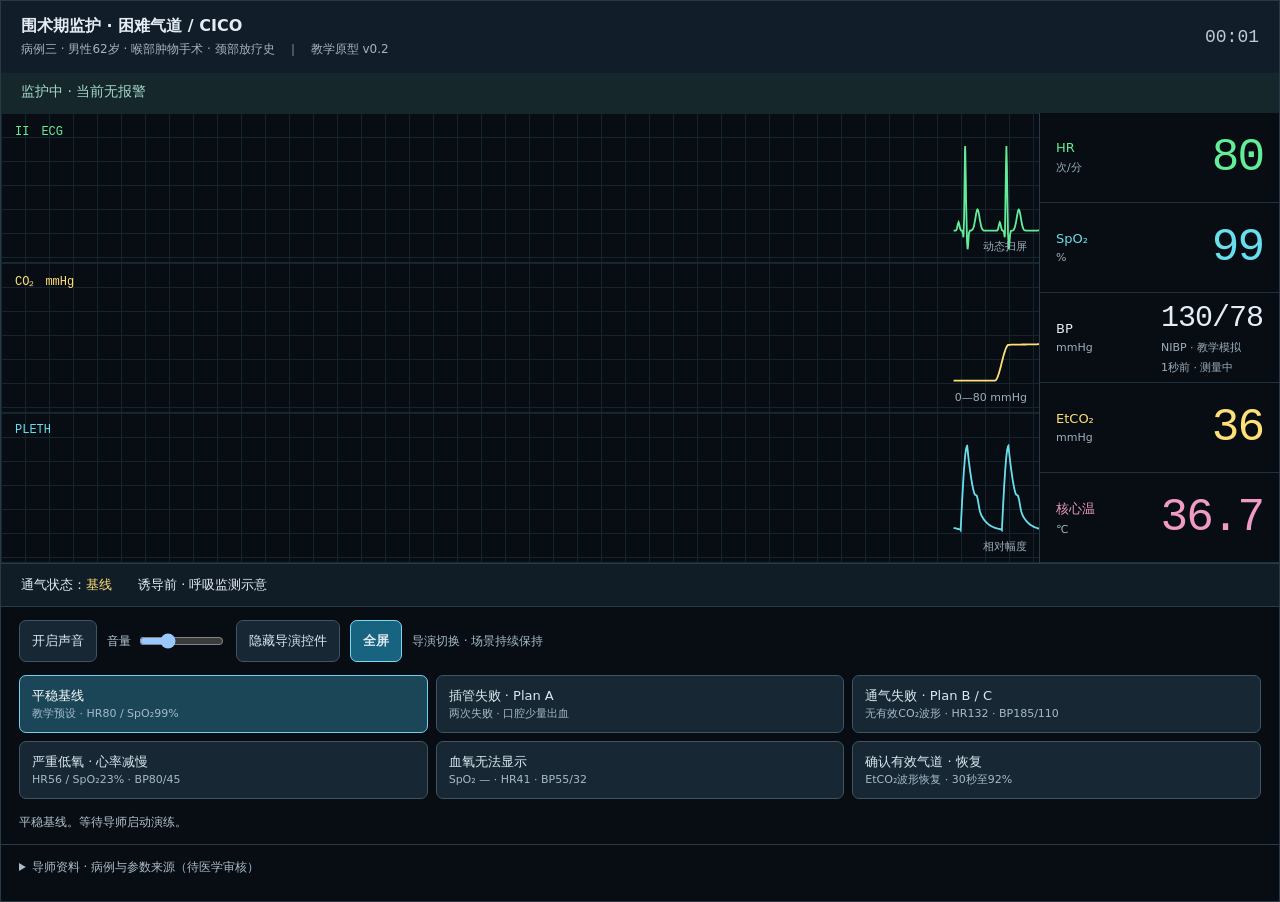
<file: index.html>
<!doctype html>
<html lang="zh-CN">
<head><meta charset="UTF-8"><meta name="viewport" content="width=device-width,initial-scale=1"><title>围术期监护 · 困难气道 / CICO</title><style>html,body{margin:0;min-height:100%;background:#070d13}body{padding:0}#airway-monitor{min-height:100dvh;border-radius:0!important}#airway-monitor:fullscreen{min-height:100dvh}#airway-monitor [data-id="fullscreen"]{background:#186380;border-color:#80d8f3;font-weight:600}</style></head>
<body>
<div id="airway-monitor">
<style>
#airway-monitor{font-family:system-ui,-apple-system,sans-serif;color:#e4edf5;background:#070d13;border:1px solid #293947;border-radius:14px;overflow:hidden;color-scheme:dark}#airway-monitor *{box-sizing:border-box}#airway-monitor header{padding:15px 20px;background:#111d28;display:flex;justify-content:space-between;align-items:center;gap:12px;flex-wrap:wrap}#airway-monitor .brand{font-size:16px;font-weight:600}#airway-monitor .sub{font-size:12px;color:#a4b4c4;margin-top:4px}#airway-monitor .clock{font:18px ui-monospace,monospace;color:#bbcbd8}#airway-monitor .alarm{padding:10px 20px;min-height:40px;background:#15272a;color:#a5d8c8;font-size:14px}#airway-monitor .alarm.warn{background:#463914;color:#ffda72}#airway-monitor .alarm.high{background:#5b2024;color:#ffe3e3}#airway-monitor .display{display:grid;grid-template-columns:minmax(0,1fr) 240px}#airway-monitor .waves{min-width:0;display:grid;grid-template-rows:repeat(3,150px)}#airway-monitor .wave{position:relative;border-bottom:1px solid #1a2833;overflow:hidden}#airway-monitor canvas{display:block;width:100%;height:100%}#airway-monitor .label{z-index:1;position:absolute;top:10px;left:14px;font:12px ui-monospace,monospace}#airway-monitor .scale{z-index:1;position:absolute;bottom:8px;right:12px;font-size:11px;color:#9daebc}#airway-monitor .numbers{border-left:1px solid #293947;display:grid;grid-template-rows:repeat(5,90px)}#airway-monitor .metric{display:flex;align-items:center;justify-content:space-between;gap:8px;padding:10px 16px;border-bottom:1px solid #20303c}#airway-monitor .name{font-size:13px}#airway-monitor .unit{font-size:11px;color:#9daebc;margin-top:5px}#airway-monitor .value{font:500 46px ui-monospace,monospace;letter-spacing:-2px;white-space:nowrap}#airway-monitor .bp{font-size:30px;letter-spacing:-1px}#airway-monitor .ecg{color:#64ed99}#airway-monitor .co2{color:#ffe076}#airway-monitor .pleth{color:#69dfee}#airway-monitor .temp{color:#ef9bc4}#airway-monitor .vent{padding:12px 20px;display:flex;gap:12px 26px;flex-wrap:wrap;background:#101c26;border-top:1px solid #293947;font-size:13px}#airway-monitor .vent strong{color:#ffe076;font-weight:500}#airway-monitor .toolbar{padding:13px 18px;border-top:1px solid #293947;display:flex;align-items:center;gap:10px;flex-wrap:wrap}#airway-monitor button{padding:10px 12px;min-height:42px;border:1px solid #415464;border-radius:7px;background:#172733;color:#dce9f2;font:13px system-ui;cursor:pointer}#airway-monitor button:hover{background:#243d4d}#airway-monitor button[aria-pressed=true]{border-color:#72d0ee;background:#1a4658;color:white}#airway-monitor button:focus-visible{outline:2px solid #b8ebff;outline-offset:2px}#airway-monitor .scenes{display:grid;grid-template-columns:repeat(3,minmax(0,1fr));gap:8px;padding:0 18px 14px}#airway-monitor .scenes button{text-align:left;line-height:1.5}#airway-monitor .scenes small{display:block;font-size:11px;color:#a5bbcb}#airway-monitor .director{font-size:12px;color:#b5c5d2;padding:0 18px 12px;line-height:1.6}#airway-monitor .director strong{color:#e0ecf4}#airway-monitor details{border-top:1px solid #293947;padding:12px 18px;font-size:12px;color:#aabcca;line-height:1.7}#airway-monitor summary{cursor:pointer}#airway-monitor .lab{margin-top:8px;color:#d9e7f1}#airway-monitor .volume{display:flex;align-items:center;gap:6px;font-size:12px;color:#b3c7d5}#airway-monitor input{width:85px}#airway-monitor .hint{font-size:12px;color:#a5bbcb}#airway-monitor.immersed .scenes,#airway-monitor.immersed .director,#airway-monitor.immersed details,#airway-monitor.immersed .scene-heading{display:none}
@media(max-width:570px){#airway-monitor .display{grid-template-columns:minmax(0,1fr) 140px}#airway-monitor .numbers{grid-template-rows:repeat(5,78px)}#airway-monitor .waves{grid-template-rows:repeat(3,130px)}#airway-monitor .metric{padding:8px;gap:3px}#airway-monitor .value{font-size:30px;letter-spacing:-1px}#airway-monitor .bp{font-size:21px}#airway-monitor .name{font-size:11px}#airway-monitor .unit{font-size:11px}#airway-monitor .scenes{grid-template-columns:repeat(2,minmax(0,1fr))}#airway-monitor header{padding:12px}#airway-monitor .scale{font-size:11px}#airway-monitor .vent{padding:12px}}
#airway-monitor .alarm-red{color:#ff6666}#airway-monitor .alarm-blink{animation:airway-alert 1s steps(1,end) infinite}@keyframes airway-alert{0%,100%{opacity:1}50%{opacity:.28}}@media(prefers-reduced-motion:reduce){#airway-monitor .alarm-blink{animation:none;text-decoration:underline}}
#airway-monitor:fullscreen{width:100%;height:100%;overflow:auto;border:0;border-radius:0;padding:12px;display:flex;flex-direction:column}#airway-monitor:fullscreen .display{flex:1;min-height:390px;grid-template-columns:minmax(0,1fr) clamp(180px,24vw,340px)}#airway-monitor:fullscreen .waves{grid-template-rows:repeat(3,minmax(0,1fr))}#airway-monitor:fullscreen .numbers{grid-template-rows:repeat(5,minmax(0,1fr))}#airway-monitor:fullscreen .value{font-size:clamp(32px,5vw,76px)}#airway-monitor:fullscreen .bp{font-size:clamp(24px,3.4vw,48px)}#airway-monitor .fullscreen-status{padding:0 18px;color:#ffda72;font-size:12px}#airway-monitor .fullscreen-status:empty{display:none}
</style>
<header><div><div class="brand">围术期监护 · 困难气道 / CICO</div><div class="sub">病例三 · 男性62岁 · 喉部肿物手术 · 颈部放疗史　｜　教学原型 v0.2</div></div><div class="clock" data-id="clock">00:00</div></header>
<div class="alarm" data-id="alarm" role="status">监护中 · 当前无报警</div>
<div class="display">
 <div class="waves">
  <div class="wave"><span class="label ecg">II　ECG</span><canvas data-wave="ecg" aria-label="心电波形"></canvas><span class="scale">动态扫屏</span></div>
  <div class="wave"><span class="label co2">CO₂　mmHg</span><canvas data-wave="co2" aria-label="呼气二氧化碳波形，固定0至80毫米汞柱"></canvas><span class="scale">0—80 mmHg</span></div>
  <div class="wave"><span class="label pleth">PLETH</span><canvas data-wave="pleth" aria-label="血氧容积波形"></canvas><span class="scale">相对幅度</span></div>
 </div>
 <div class="numbers">
  <div class="metric ecg"><div><div class="name">HR</div><div class="unit">次/分</div></div><div class="value" data-id="hr">80</div></div>
  <div class="metric pleth"><div><div class="name">SpO₂</div><div class="unit">%</div></div><div class="value" data-id="spo">99</div></div>
  <div class="metric"><div><div class="name">BP</div><div class="unit">mmHg</div></div><div><div class="value bp" data-id="bp">130/78</div><div class="unit" data-id="bpType">NIBP · 教学模拟</div><div class="unit" data-id="bpAge">0秒前</div></div></div>
  <div class="metric co2"><div><div class="name">EtCO₂</div><div class="unit">mmHg</div></div><div class="value" data-id="et">36</div></div>
  <div class="metric temp"><div><div class="name">核心温</div><div class="unit">℃</div></div><div class="value" data-id="temp">36.7</div></div>
 </div>
</div>
<div class="vent"><span>通气状态：<strong data-id="vent">正常</strong></span><span data-id="ventNote">诱导前 · 教学基线</span></div>
<div class="toolbar"><button type="button" data-id="sound" aria-pressed="false">开启声音</button><label class="volume">音量<input data-id="volume" type="range" min="0" max="100" value="30" aria-label="声音音量"></label><button type="button" data-id="immersive" aria-pressed="false">隐藏导演控件</button><span class="hint scene-heading">导演切换 · 场景持续保持</span></div>
<div class="fullscreen-status" data-id="fullscreenStatus" role="status"></div>
<div class="scenes" aria-label="选择演练阶段">
<button type="button" data-scene="baseline" aria-pressed="true">平稳基线<small>教学预设 · HR80 / SpO₂99%</small></button>
<button type="button" data-scene="intubation" aria-pressed="false">插管失败 · Plan A<small>两次失败 · 口腔少量出血</small></button>
<button type="button" data-scene="failure" aria-pressed="false">通气失败 · Plan B / C<small>无有效CO₂波形 · HR132 · BP185/110</small></button>
<button type="button" data-scene="critical" aria-pressed="false">严重低氧 · 心率减慢<small>HR56 / SpO₂23% · BP80/45</small></button>
<button type="button" data-scene="lost" aria-pressed="false">血氧无法显示<small>SpO₂ — · HR41 · BP55/32</small></button>
<button type="button" data-scene="recovery" aria-pressed="false">确认有效气道 · 恢复<small>EtCO₂波形恢复 · 30秒至92%</small></button>
</div>
<div class="director" data-id="note" aria-live="polite">平稳基线。等待导师启动演练。</div>
<details><summary>导师资料 · 病例与参数来源（待医学审核）</summary>
<div class="lab" data-id="lab">62岁男性，喉部肿物切除术；颈部放疗史、颈部活动受限。</div>
<p>来源：AKB《意外困难气道危机演练题干》病例三，v1.0，source-material / not_appraised。题干节点：两次插管失败；声门上气道无EtCO₂波形、面罩阻力极高；HR132降至56，SpO₂23%后无法显示；有效气道建立后30秒内SpO₂升至92%。</p>
<p>教学补充：基线HR80、SpO₂99%、BP130/78、EtCO₂36、核心温36.7℃；中间HR110/SpO₂90%与HR132/SpO₂60%，恢复HR90/EtCO₂35。BP依场景按130/78→160/95→185/110→80/45→55/32变化，恢复至110/65 mmHg；185/110与55/32为用户指定，其他血压为教学补充，均非题干实测值。体温保持预设。血压与心率不是固定生理换算关系。NIBP采用压缩测量演示：切换后保留旧读数，8秒后显示新测量；恢复阶段每10秒更新一次，共30秒，此后每30秒更新。低灌注时真实袖带可能测量失败，本演示不模拟其成功率。非恢复阶段8秒过渡；恢复阶段30秒。HR&gt;100或&lt;60、SpO₂&lt;90%为演示报警设定，并非经审核的临床规则。</p>
<p>仅用于模拟教学，不接入患者，不用于诊疗。波形为示意、声音为通用合成音，非特定品牌原声；无CO₂波形不等于血中CO₂为零，也不能单独诊断CICO。23%为题干演示数值。恢复按钮须由导师确认有效气道后触发，不保证操作成功或临床恢复时间。</p></details>
<script>
(()=>{
 const root=document.getElementById('airway-monitor');
 const cachedElements=new Map();
 const el=k=>{if(!cachedElements.has(k))cachedElements.set(k,root.querySelector('[data-id="'+k+'"]'));return cachedElements.get(k);};
 const base={hr:80,spo:99,sbp:130,dbp:78,et:36,temp:36.7,rr:12};
 const scenes={
 baseline:{v:{...base},co2:true,spoValid:true,vent:'基线',ventNote:'诱导前 · 呼吸监测示意',note:'基线为教学补充设定；由导师开始切换场景。',lab:'62岁男性，喉部肿物切除术；颈部放疗史、颈部活动受限。'},
 intubation:{v:{...base,hr:110,sbp:160,dbp:95,spo:90,et:0},co2:false,spoValid:true,vent:'插管未成功',ventNote:'Plan A · 由导师释放体征',note:'两次插管失败，口腔少量出血。此阶段HR110及SpO₂90%为教学过渡设定。',lab:'题干未提供本阶段的具体监护数值。'},
 failure:{v:{...base,hr:132,sbp:185,dbp:110,spo:60,et:0},co2:false,spoValid:true,vent:'无有效通气',ventNote:'Plan B / C · 无有效CO₂波形',note:'声门上气道置入后无EtCO₂波形；面罩通气阻力极高。HR132来自题干，SpO₂60%为教学过渡值。',lab:'体征由导师释放，不能仅凭无CO₂波形判断CICO。'},
 critical:{v:{...base,hr:56,sbp:80,dbp:45,spo:23,et:0},co2:false,spoValid:true,vent:'无有效通气',ventNote:'严重低氧 · 心动过缓',note:'题干节点：HR降至56，SpO₂降至23%。观察团队识别并宣布CICO、呼叫紧急颈前气道器械包。',lab:'HR56与SpO₂23%为题干演示值，不是患者实时读数。'},
 lost:{v:{...base,hr:41,sbp:55,dbp:32,spo:23,et:0},co2:false,spoValid:false,vent:'无有效通气',ventNote:'血氧信号不可用 · 心电仍监测',note:'SpO₂无法显示，显示“—”而非0%；血氧容积波形停止。心率继续下降，最低41次/分并保持，为本次用户指定教学设定。',lab:'HR41为用户指定的演练设定，非原题干数值；BP55/32为用户指定教学设定，表示本演练的严重循环失代偿，不加入停搏。'},
 recovery:{v:{...base,hr:90,sbp:110,dbp:65,spo:92,et:35},co2:true,spoValid:true,vent:'有效通气已确认',ventNote:'导师确认后触发 · 30秒恢复段',note:'导师确认已建立有效气道：立即恢复CO₂波形；SpO₂按题干在30秒内回升至92%。HR90及EtCO₂35为教学设定。',lab:'该按钮是情景结果卡，不模拟操作成功率，也不提供有创操作指引。'}
 };
 let key='baseline',v={...base},from={...base},sceneElapsed=0,last=performance.now(),elapsed=0,beatPhase=0,breathPhase=0,nextAlarm=0,alarmLevel=0;
 let bpReading={sbp:base.sbp,dbp:base.dbp,at:0},nextBpAt=30;
 let audio=null,master=null,sound=false,active=new Set();
 const clamp=x=>Math.max(0,Math.min(1,x)),mix=(a,b,p)=>a+(b-a)*p;
 function stopAudio(){for(const o of active){try{o.stop();}catch(e){}}active.clear();nextAlarm=0;}
 async function enable(){const C=window.AudioContext||window.webkitAudioContext;if(!C)throw Error('当前环境不支持声音');if(!audio){audio=new C();master=audio.createGain();master.connect(audio.destination);}await audio.resume();master.gain.value=Number(el('volume').value)/100;sound=true;el('sound').textContent='静音';el('sound').setAttribute('aria-pressed','true');}
 function beep(freq,len,vol,delay=0,alarm=false){if(!sound||audio.state!=='running')return;const t=audio.currentTime+delay,g=audio.createGain();g.connect(master);g.gain.setValueAtTime(0,t);g.gain.linearRampToValueAtTime(vol,t+.012);g.gain.setValueAtTime(vol*.75,t+len*.6);g.gain.exponentialRampToValueAtTime(.0001,t+len);const harmonics=alarm?[1,.38,.23,.15]:[1,.14];harmonics.forEach((amp,i)=>{const o=audio.createOscillator(),h=audio.createGain();o.frequency.value=freq*(i+1);h.gain.value=amp/harmonics.length;o.connect(h).connect(g);active.add(o);o.onended=()=>{active.delete(o);o.disconnect();h.disconnect();};o.start(t);o.stop(t+len+.015);});setTimeout(()=>g.disconnect(),(delay+len+.1)*1000);}
 function pulse(){const valid=scenes[key].spoValid;beep(valid?Math.max(300,660*Math.pow(2,(v.spo-99)/35)):660,.09,.23);}
 function alarm(level){const offsets=level===2?[0,.19,.38,.73,.92,1.5,1.69,1.88,2.23,2.42]:[0,.28,.56];offsets.forEach((d,i)=>beep(i%3===2?660:780,.16,level===2?.32:.23,d,true));}
 function choose(k){key=k;from={...v};sceneElapsed=0;nextBpAt=k==='recovery'?10:8;stopAudio();root.querySelectorAll('[data-scene]').forEach(b=>b.setAttribute('aria-pressed',String(b.dataset.scene===k)));el('note').textContent=scenes[k].note+' 血压目标：'+scenes[k].v.sbp+'/'+scenes[k].v.dbp+' mmHg（教学设定，非题干实测）。';el('lab').textContent=scenes[k].lab;if(k==='baseline'){bpReading={sbp:base.sbp,dbp:base.dbp,at:elapsed};nextBpAt=30;v={...base};from={...base};buffers.forEach(b=>b.data=[]);}if(!scenes[k].co2)buffers[1].data=[];if(!scenes[k].spoValid)buffers[2].data=[];}
 root.querySelectorAll('[data-scene]').forEach(b=>b.addEventListener('click',()=>choose(b.dataset.scene)));
 el('sound').addEventListener('click',async()=>{if(sound){sound=false;stopAudio();el('sound').textContent='开启声音';el('sound').setAttribute('aria-pressed','false');}else{try{await enable();pulse();}catch(e){el('sound').textContent='声音不可用 · 请用浏览器打开';}}});
 el('volume').addEventListener('input',()=>{if(master)master.gain.setTargetAtTime(Number(el('volume').value)/100,audio.currentTime,.02);});
 el('immersive').addEventListener('click',()=>{const hide=root.classList.toggle('immersed');el('immersive').textContent=hide?'显示导演控件':'隐藏导演控件';el('immersive').setAttribute('aria-pressed',String(hide));});
 const fullButton=document.createElement('button');fullButton.type='button';fullButton.textContent='全屏';fullButton.setAttribute('data-id','fullscreen');fullButton.setAttribute('aria-pressed','false');el('immersive').after(fullButton);
 function syncFullscreen(){const on=document.fullscreenElement===root;fullButton.textContent=on?'退出全屏（Esc）':'全屏';fullButton.setAttribute('aria-pressed',String(on));}
 fullButton.addEventListener('click',async()=>{
   el('fullscreenStatus').textContent='';
   try{if(document.fullscreenElement===root){await document.exitFullscreen();}else{if(!root.requestFullscreen||document.fullscreenEnabled===false)throw Error('unavailable');await root.requestFullscreen();}syncFullscreen();}
   catch(e){el('fullscreenStatus').textContent='当前内联环境未开放全屏权限。请用Chrome或Edge打开此HTML文件后点击全屏。';syncFullscreen();}
 });
 document.addEventListener('fullscreenchange',syncFullscreen);
 document.addEventListener('keydown',event=>{if(event.key==='Escape'&&document.fullscreenElement===root){document.exitFullscreen().catch(()=>{});}});
 // Browsers handle Esc natively; keep the button in sync after exit.
 // SVG publishes one path per trace per frame, avoiding thousands of bridged canvas RPCs.
 const ns='http://www.w3.org/2000/svg';
 const buffers=Array.from(root.querySelectorAll('canvas')).map(c=>{
   const type=c.dataset.wave,svg=document.createElementNS(ns,'svg'),path=document.createElementNS(ns,'path');
   svg.setAttribute('role','img');svg.setAttribute('aria-label',c.getAttribute('aria-label'));svg.setAttribute('preserveAspectRatio','none');
   svg.style.cssText='position:absolute;inset:0;display:block;width:100%;height:100%;background-image:linear-gradient(#16242d 1px,transparent 1px),linear-gradient(90deg,#16242d 1px,transparent 1px);background-size:24px 24px';
   path.setAttribute('fill','none');path.setAttribute('stroke',type==='ecg'?'#64ed99':type==='co2'?'#ffe076':'#69dfee');path.setAttribute('stroke-width','1.8');path.setAttribute('vector-effect','non-scaling-stroke');
   svg.appendChild(path);c.replaceWith(svg);return {c:svg,path,type,data:[],w:500,h:150};
 });
 function gauss(x,m,s){return Math.exp(-Math.pow((x-m)/s,2)/2);}
 function ecg(p){return .1*gauss(p,.12,.023)-.13*gauss(p,.245,.012)+gauss(p,.28,.016)-.22*gauss(p,.34,.016)+.25*gauss(p,.58,.05);}
 // Reference silhouette: short rounded upstroke, gently rising alveolar plateau,
 // rapid rounded downstroke, then a flat zero baseline. Peak remains normalized to 1.
 function co2(p){const smooth=x=>x*x*(3-2*x);if(p<.15)return 0;if(p<.20)return .94*smooth((p-.15)/.05);if(p<.65)return .94+.06*(p-.20)/.45;if(p<.69)return 1-smooth((p-.65)/.04);return 0;}
 function pleth(p){p=(p+.83)%1;return p<.16?Math.sin(p/.16*Math.PI/2):Math.exp(-(p-.16)*5)+.10*gauss(p,.40,.035);}
 // Size outside ResizeObserver delivery; absolute SVGs cannot affect parent layout.
 let lastSizeCheck=-Infinity;
 function syncWaveSizes(now){if(now-lastSizeCheck<250)return;lastSizeCheck=now;
   const sizes=buffers.map(b=>({w:Math.max(1,b.c.parentElement.clientWidth),h:Math.max(1,b.c.parentElement.clientHeight)}));
   buffers.forEach((b,i)=>{const {w,h}=sizes[i];if(w!==b.w||h!==b.h){b.w=w;b.h=h;b.c.setAttribute('viewBox','0 0 '+w+' '+h);}});
 }
 buffers.forEach(b=>b.c.setAttribute('viewBox','0 0 500 150'));
 function draw(b){
   const points=[];let bucket=-1,min=null,max=null;
   function flush(){if(!min)return;const pair=min.t<=max.t?[min,max]:[max,min];for(const d of pair){const x=b.w-(elapsed-d.t)*55,y=b.h*.79-d.y*b.h*.57;points.push(x.toFixed(1)+','+y.toFixed(1));}}
   for(const d of b.data){const x=b.w-(elapsed-d.t)*55;if(x<0)continue;const bin=Math.floor(x);if(bin!==bucket){flush();bucket=bin;min=max=d;}else{if(d.y<min.y)min=d;if(d.y>max.y)max=d;}}flush();
   b.path.setAttribute('d',points.length?'M'+points.join('L'):'');
 }
 let nextSample=0,lastUi=0,lastPaint=0;
 function frame(now){if(!root.isConnected){stopAudio();if(audio)audio.close();return;}const dt=Math.min(.1,(now-last)/1000);last=now;if(!document.hidden){syncWaveSizes(now);elapsed+=dt;sceneElapsed+=dt;const secs=sceneElapsed,sc=scenes[key];const target=sc.v;let p=clamp(secs/(key==='recovery'?30:8));if(key!=='recovery')p=p*p*(3-2*p);Object.keys(base).forEach(k=>v[k]=mix(from[k],target[k],p));const prev=beatPhase;beatPhase=(beatPhase+dt*v.hr/60)%1;if(beatPhase<prev)pulse();breathPhase=(breathPhase+dt*v.rr/60)%1;
 // Fixed 1 kHz waveform samples prevent frame timing from clipping alternate R peaks.
 if(nextSample<elapsed-.1)nextSample=elapsed-.1;
 while(nextSample<=elapsed){const age=elapsed-nextSample,bp=(beatPhase-age*v.hr/60+1)%1,rp=(breathPhase-age*v.rr/60+1)%1;const ys=[ecg(bp),sc.co2?co2(rp)*sc.v.et/80:0,sc.spoValid?pleth(bp)*Math.max(.12,v.spo/99):0];buffers.forEach((b,i)=>b.data.push({t:nextSample,y:ys[i]}));nextSample+=.001;}
 buffers.forEach(b=>{const cutoff=elapsed-Math.max(2,Math.min(20,b.w/55+1));let n=0;while(n<b.data.length&&b.data[n].t<cutoff)n++;if(n)b.data.splice(0,n);});
 if(now-lastPaint>=50){buffers.forEach(draw);lastPaint=now;}
 if(now-lastUi>150){lastUi=now;const hr=Math.round(v.hr),spo=Math.round(v.spo);el('hr').textContent=hr;el('spo').textContent=sc.spoValid?spo:'—';if(secs>=nextBpAt){bpReading={sbp:Math.round(v.sbp),dbp:Math.round(v.dbp),at:elapsed};nextBpAt+=(key==='recovery'&&nextBpAt<30)?10:30;}el('bp').textContent=bpReading.sbp+'/'+bpReading.dbp;el('bpAge').textContent=Math.floor(elapsed-bpReading.at)+'秒前'+(secs<nextBpAt&&nextBpAt<31?' · 测量中':'');el('et').textContent=sc.co2?sc.v.et:'—';el('temp').textContent='36.7';
 const hrAlarm=hr>100||hr<60,spoAlarm=sc.spoValid&&spo<90;
 for(const [id,on] of [['hr',hrAlarm],['spo',spoAlarm||!sc.spoValid]]){el(id).classList.toggle('alarm-red',on);el(id).classList.toggle('alarm-blink',on);}
 el('vent').textContent=sc.vent;el('ventNote').textContent=sc.ventNote+(key==='recovery'?' · '+Math.min(30,Math.floor(secs))+'/30秒':'');
 el('clock').textContent=String(Math.floor(elapsed/60)).padStart(2,'0')+':'+String(Math.floor(elapsed%60)).padStart(2,'0');
 const high=!sc.spoValid||(sc.spoValid&&spo<80)||hr<60,warn=hrAlarm||spoAlarm||!sc.co2,level=high?2:warn?1:0;
 if(level!==alarmLevel){stopAudio();alarmLevel=level;}
 const messages=[!sc.co2?'无有效CO₂波形':'',!sc.spoValid?'SpO₂信号不可用（脉搏音转ECG）':spoAlarm?'SpO₂低':'',hr>100?'HR高':hr<60?'HR低':''].filter(Boolean);
 const alarmBar=el('alarm');alarmBar.className='alarm'+(high?' high':warn?' warn':'');alarmBar.textContent=messages.length?'模拟报警 · '+messages.join(' / '):'监护中 · 当前无报警';
 }
 if(sound&&alarmLevel&&elapsed>=nextAlarm){alarm(alarmLevel);nextAlarm=elapsed+(alarmLevel===2?7:8);}}
 requestAnimationFrame(frame);}
 document.addEventListener('visibilitychange',()=>{stopAudio();if(document.hidden&&audio)audio.suspend();else if(sound&&audio)audio.resume().catch(()=>{});last=performance.now();});
 requestAnimationFrame(frame);
})();
</script>
</div>

</body>
</html>
</file>
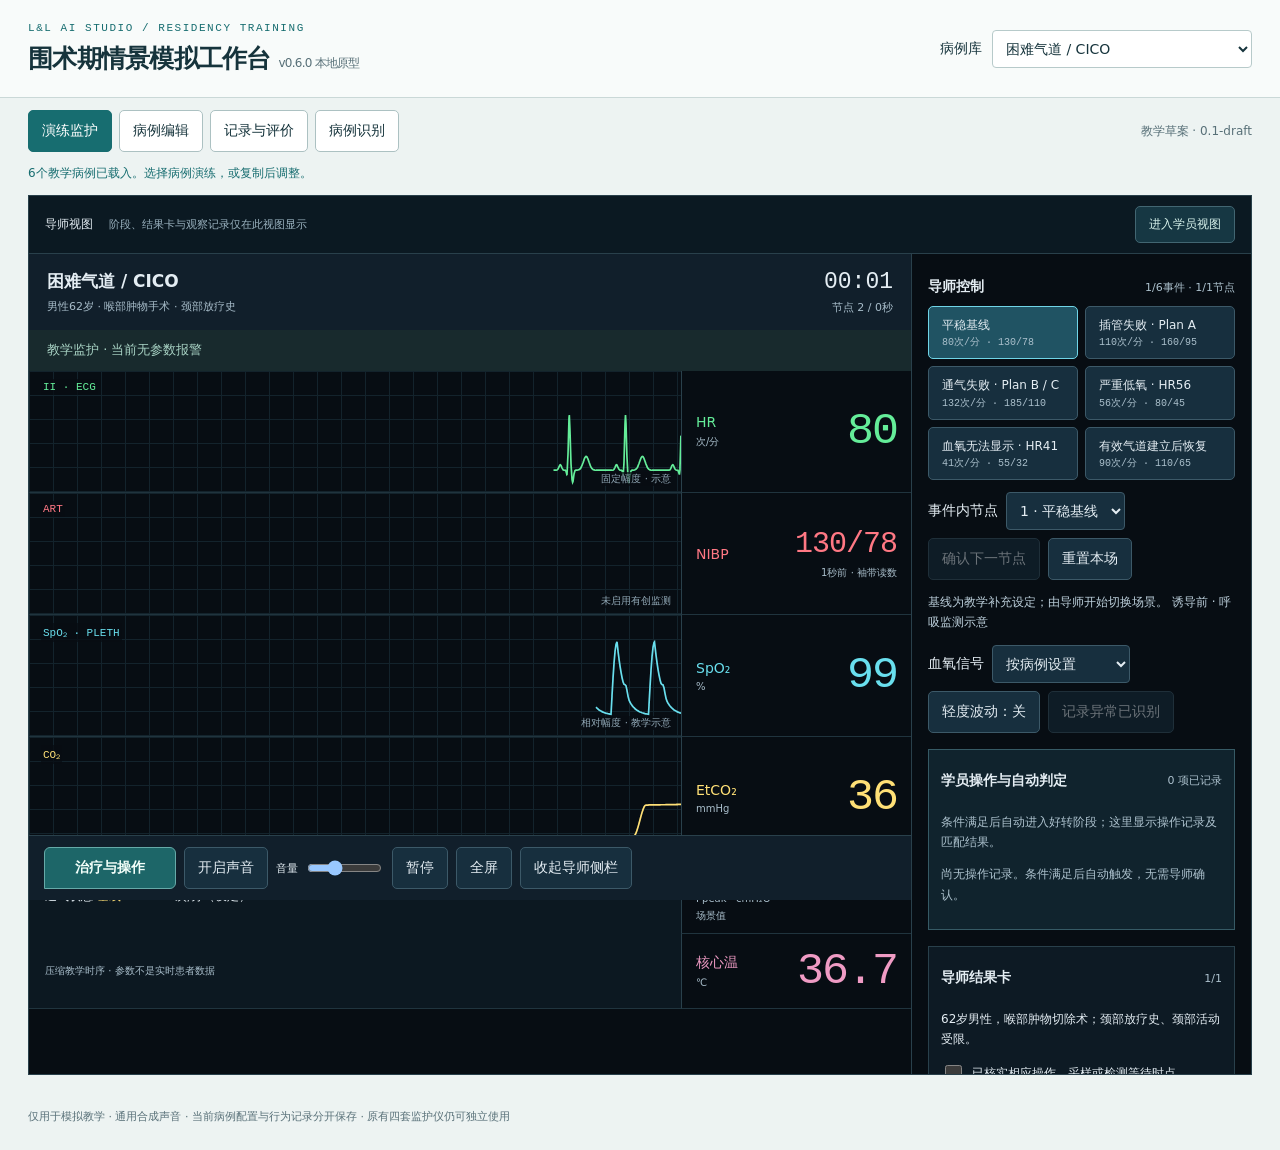
<file: studio/index.html>
<!doctype html>
<html lang="zh-CN"><head><meta charset="utf-8"><meta name="viewport" content="width=device-width,initial-scale=1,viewport-fit=cover"><title>围术期情景模拟工作台</title><link rel="stylesheet" href="studio.css"><link rel="stylesheet" href="intervention.css"></head>
<body><main id="studio">
<header class="studio-header"><div><div class="eyebrow">L&L AI STUDIO / RESIDENCY TRAINING</div><h1>围术期情景模拟工作台 <small>v0.6.0 本地原型</small></h1></div><label class="case-picker">病例库<select id="caseSelect" aria-label="选择病例"></select></label></header>
<nav class="studio-nav" aria-label="工作区"><button data-tab="monitor" aria-pressed="true">演练监护</button><button data-tab="editor" aria-pressed="false">病例编辑</button><button data-tab="review" aria-pressed="false">记录与评价</button><button data-tab="importer" aria-pressed="false">病例识别</button><span id="caseStatus">教学草案</span></nav>
<p id="notice" role="status" class="notice">正在载入病例…</p>
<section id="panel-monitor" class="panel"><div id="monitorShell">
<header class="monitor-header"><div><h2 id="caseTitle"></h2><p id="patient"></p></div><div class="clock"><span id="clock">00:00</span><small id="stageClock">阶段 0秒</small></div></header>
<div id="alarm" class="alarm" role="status"></div>
<div class="display">
<div class="wave"><span class="wave-label ecg">II · ECG</span><svg id="wave-ecg" role="img" aria-label="心电示意波形"><path/></svg><small>固定幅度 · 示意</small></div><div class="metric ecg"><span>HR<small>次/分</small></span><strong id="hr">—</strong></div>
<div class="wave"><span class="wave-label art" id="bpWaveLabel">ART</span><svg id="wave-art" role="img" aria-label="有创动脉压示意波形"><path/></svg><small id="artScale">未启用</small></div><div class="metric art"><span id="bpLabel">BP</span><div><strong id="bp" class="bp">—</strong><small id="bpDetail"></small></div></div>
<div class="wave"><span class="wave-label pleth">SpO₂ · PLETH</span><svg id="wave-pleth" role="img" aria-label="血氧脉搏容积示意波形"><path/></svg><small id="signalLabel">信号可读</small></div><div class="metric pleth"><span>SpO₂<small>%</small></span><strong id="spo">—</strong></div>
<div class="wave"><span class="wave-label co2">CO₂</span><svg id="wave-co2" role="img" aria-label="梯形呼气末二氧化碳示意波形"><path/></svg><small id="co2Scale">mmHg</small></div><div class="metric co2"><span>EtCO₂<small>mmHg</small></span><strong id="et">—</strong></div>
<div class="vent-row"><span>通气状态 <b id="vent"></b></span><span>RR <b id="rr"></b> 次/分（设定）</span><span id="resuscitationClock" hidden></span></div><div class="metric airway-pressure"><span>气道峰压<small>Ppeak · cmH₂O</small><small>场景值</small></span><strong id="ppeak">—</strong></div>
<div class="monitor-context"><small id="monitorState"></small></div><div class="metric temp"><span>核心温<small>℃</small></span><strong id="temp">—</strong></div>
</div>
<div class="monitor-toolbar"><button id="sound" aria-pressed="false">开启声音</button><label>音量<input type="range" id="volume" min="0" max="100" value="25" aria-label="音量"></label><button id="pause" aria-pressed="false">暂停</button><button id="fullscreen" aria-pressed="false">全屏</button><button id="hideDirector" aria-pressed="false">收起导师侧栏</button></div>
<section id="director" class="director"><div class="section-title"><h3>导师控制</h3><span id="eventPosition"></span></div><div id="events" class="events"></div>
<div class="controls"><label>事件内节点<select id="nodeSelect"></select></label><button id="nextNode">确认下一节点</button><button id="actionButton" hidden></button><button id="reset">重置本场</button></div>
<p id="brief" class="brief"></p><div class="controls"><label>血氧信号<select id="quality"><option value="case">按病例设置</option><option value="poor">信号差／不可靠</option><option value="lost">无法显示</option></select></label><button id="variation" aria-pressed="false">轻度波动：关</button><button id="recognize">记录异常已识别</button></div>
<div class="result-grid"><section class="result-card"><div class="section-title"><h3>导师结果卡</h3><span id="cardCount"></span></div><p id="cardText"></p><label class="check"><input type="checkbox" id="confirmed">已核实相应操作、采样或检测等待时点</label><label class="check"><input type="checkbox" id="override">导师覆盖节点限制</label><label>覆盖理由<input id="overrideReason" maxlength="160" placeholder="覆盖时必须填写"></label><p id="gate" class="muted"></p><button id="releaseCard">释放下一结果卡</button></section><section class="result-card"><h3>关键动作观察记录</h3><p class="muted">由导师勾选已观察到的行为；不代表系统自动识别。</p><div id="observedActions"></div></section></div>
</section></div></section>
<section id="panel-editor" class="panel light-panel" hidden>
<div class="section-title"><div><h2>病例编辑</h2><p class="muted">复制一个病例开始，调整事件和参数。应用后以新配置重置演练，声音关闭。</p></div><div class="controls"><button id="duplicateCase">复制当前病例</button><button id="newCase">新建空白病例</button></div></div>
<div class="form-grid"><label>病例名称<input id="editTitle" maxlength="100"></label><label>病例背景（教学化描述）<input id="editPatient" maxlength="250"></label><label class="wide">参数来源与补充说明<textarea id="editSources" rows="2" maxlength="6000"></textarea></label></div>
<div class="editor-columns"><aside><div class="section-title"><h3>事件</h3><button id="addEvent">＋事件</button></div><select id="editEvent" size="8" aria-label="编辑事件"></select><div class="controls"><button id="eventUp">上移</button><button id="eventDown">下移</button><button id="removeEvent">删除</button></div></aside>
<div><div class="form-grid"><label>事件名称<input id="editEventTitle" maxlength="100"></label><label class="check"><input type="checkbox" id="editRecognition">本事件开始时启动异常识别计时</label><label class="wide">导师提示<textarea id="editBrief" rows="2" maxlength="4000"></textarea></label></div>
<div class="controls"><label>事件内节点<select id="editNode"></select></label><button id="addNode">＋节点</button><button id="cloneNode">复制节点</button><button id="removeNode">删除节点</button></div>
<div class="form-grid"><label>节点名称<input id="editNodeLabel" maxlength="100"></label><label>过渡时间（秒）<input id="editDuration" type="number" min="0" max="3600" step="0.1"></label><label>参数变化曲线<select id="editCurve"><option value="smooth">平滑</option><option value="linear">线性</option></select></label><label>完成后触发<select id="editAuto"><option value="false">保持，等待导师</option><option value="true">计时结束进入下一节点</option><option value="action">导师记录动作后进入下一节点</option></select></label><label class="wide">动作触发名称（须与本事件动作清单某行相同）<input id="editTriggerAction" maxlength="200"></label></div>
<h3>生命体征目标</h3><div id="vitalFields" class="vital-fields"></div>
<div class="form-grid"><label>血压显示<select id="editBpMode"><option value="nibp">NIBP袖带分次测量</option><option value="art">ART有创压力</option><option value="scenario">情景固定结果值</option></select></label><label>袖带首次读数等待（秒）<input type="number" id="editBpFirst" min="0" max="600"></label><label>后续测量间隔（秒）<input type="number" id="editBpInterval" min="1" max="600"></label><label>心电形态<select id="editMorphology"><option value="0">正常窦性示意</option><option value="1">高钾形态示意</option></select></label><label>体温更新<select id="editTempMode"><option value="interpolate">随节点时间变化</option><option value="step">切换时点直接采用场景值</option></select></label><label>通气状态描述<input id="editVent" maxlength="200"></label></div>
<div class="controls"><label class="check"><input type="checkbox" id="editCo2">显示CO₂监测</label><label class="check"><input type="checkbox" id="editCo2Expected">本节点应有有效CO₂信号</label><label class="check"><input type="checkbox" id="editCo2Instant">CO₂恢复时立即显示目标</label><label class="check"><input type="checkbox" id="editSpoValid">SpO₂信号可读</label><label class="check"><input type="checkbox" id="editTempOn">核心温已监测</label></div>
<h3>本事件结果卡</h3><p class="muted">首张卡进入事件即显示，后续卡须导师逐次确认；“最低节点”为结果允许释放的最早位置。</p><div id="editCards"></div><button id="addCard">＋结果卡</button>
<label class="block-label">关键动作清单（每行一项）<textarea id="editActions" rows="3" maxlength="3000" placeholder="填写本事件需要观察并记录的动作"></textarea></label>
</div></div>
<details><summary>高级设置：病例报警条件（JSON）</summary><p class="muted">保留原病例的教学报警。字段、比较符和条件仅用于教学显示，编辑后会校验。</p><textarea id="editRules" rows="9" spellcheck="false" aria-label="报警规则JSON"></textarea></details>
<div class="editor-actions"><button id="applyCase" class="primary">应用并预览</button><button id="saveCase">保存当前编辑到本机</button><button id="exportCase">导出病例JSON</button><label class="file-button">导入病例JSON<input type="file" id="importCase" accept=".json,application/json"></label><button id="restoreDraft">放弃未应用编辑</button></div>
<p id="editorError" role="alert"></p><p class="muted">本机保存受浏览器存储权限影响；导出文件可跨设备备份。编辑器不接入真实患者。</p>
</section>
<section id="panel-review" class="panel light-panel" hidden><div class="section-title"><h2>记录与评价</h2><div class="controls"><button id="reviewCurrent" hidden>返回当前场次</button><button id="exportSession">导出演练与评价记录</button></div></div><p id="reviewContext" class="muted"></p>
<p class="muted">运行秒数为压缩教学时间，不等同于临床经过时间。下列行为和评分由导师确认；无记录不自动认定操作失败。</p>
<div class="review-grid"><section><h3>异常识别</h3><div id="recognitionReview"></div></section><section><h3>关键动作遗漏</h3><div id="actionsReview"></div></section></div>
<h3>成绩与延迟复测（导师录入）</h3><div class="form-grid"><label>场次／匿名学员代号<input id="assessmentCode" maxlength="100" placeholder="例如 A组-01"></label><label>训练前成绩（%）<input id="scorePre" type="number" min="0" max="100"></label><label>即时成绩（%）<input id="scorePost" type="number" min="0" max="100"></label><label>延迟复测成绩（%）<input id="scoreDelayed" type="number" min="0" max="100"></label><label>复测间隔（天）<input id="delayDays" type="number" min="1" max="365"></label><label>满意度（辅助，1—5）<input id="satisfaction" type="number" min="1" max="5"></label></div><p class="muted">建议跨场次使用同一评分标准和匿名代号。此版本记录分数，不宣称已验证教学有效性；导出记录后，可在复测时导入补充成绩。</p><div class="controls"><button id="saveAssessment">保存本场评价</button><label class="file-button">导入演练记录补充复测<input type="file" id="importSession" accept=".json,application/json"></label></div><p id="reviewMessage" role="status"></p>
<h3>事件时间线</h3><div id="timeline" class="timeline"></div></section>
<footer>仅用于模拟教学 · 通用合成声音 · 当前病例配置与行为记录分开保存 · 原有四套监护仪仍可独立使用</footer>
<section id="panel-importer" class="panel light-panel" hidden>
<h2>从病例文本生成演练草案</h2><p>本地文本规则识别，无需上传。请先去除患者身份信息。使用“阶段一：基线”“阶段二：异常”等独立标题，可自动拆分阶段。</p>
<label>病例名称 <input id="textCaseTitle" value="导入教学病例" maxlength="100"></label>
<p><label class="file-button">导入TXT / Markdown<input id="textCaseFile" type="file" accept=".txt,.md,text/plain,text/markdown"></label> Word、PDF请复制文字粘贴。</p>
<textarea id="textCaseBody" rows="14" maxlength="60000" style="width:100%;box-sizing:border-box" aria-label="去标识化病例原文" placeholder="阶段一：基线&#10;HR 75，BP 120/75 mmHg，SpO₂ 99%，EtCO₂ 35 mmHg，核心温 36.8℃，RR 12"></textarea>
<div class="controls"><button id="recognizeCase" class="primary">识别并预览</button><button id="exampleCase">载入虚构示例</button></div>
<p id="textImportMessage" role="status"></p><div id="textImportPreview" style="overflow-x:auto"></div>
<p><label><input id="textImportChecked" type="checkbox">我已核对阶段、数值、单位与缺失项，生成可编辑教学草案</label></p>
<button id="generateTextCase" class="primary" disabled>生成并进入病例编辑</button>
<p class="muted">同一阶段多个数值、缺失数值留空；不跨阶段继承参数。补齐所有节点参数后才能应用、保存或导出。信号测不出不等于数值为零。不会自动生成诊断、用药、动作清单或报警阈值。</p>
</section>
</main><script src="cases.js"></script><script src="model.js"></script><script src="case-importer.js"></script><script src="intervention-model.js"></script><script src="workspace-layout.js"></script><script src="studio.js"></script><script src="text-import-ui.js"></script><script src="intervention-ui.js"></script></body></html>
</file>
<file: studio/studio.css>
:root{--ink:#16343c;--paper:#edf3f2;--line:#cad8d7;--muted:#587078;--accent:#176d70;--night:#070d13;--ecg:#64ed99;--art:#ff7884;--pleth:#69dfee;--co2:#ffe076}*{box-sizing:border-box}body{margin:0;background:var(--paper);color:var(--ink);font:14px -apple-system,BlinkMacSystemFont,"PingFang SC",system-ui,sans-serif}button,input,select,textarea{font:inherit}button,.file-button{cursor:pointer;min-height:42px;border:1px solid #acc1c2;background:#fff;color:var(--ink);padding:9px 13px;border-radius:5px}button:hover,.file-button:hover{background:#e1eeec}button:disabled{opacity:.45;cursor:default}button[aria-pressed=true],.primary{color:#fff;background:var(--accent);border-color:var(--accent)}button:focus-visible,input:focus-visible,select:focus-visible,textarea:focus-visible{outline:3px solid #deab44;outline-offset:2px}input,select,textarea{min-width:0;max-width:100%;padding:9px;border:1px solid #b7caca;background:#fff;color:var(--ink);border-radius:4px}textarea{width:100%;resize:vertical;line-height:1.6}input[type=checkbox]{accent-color:var(--accent);width:17px;height:17px}.studio-header{padding:22px 28px;display:flex;justify-content:space-between;align-items:center;gap:20px;border-bottom:1px solid var(--line);background:#f8fbfa}.eyebrow{font:11px ui-monospace,monospace;letter-spacing:.14em;color:var(--accent)}h1{font-size:25px;font-weight:650;letter-spacing:-.03em;margin:8px 0 0}h1 small{font:12px system-ui;color:var(--muted);white-space:nowrap}h2{font-size:20px;margin:0 0 8px}h3{font-size:14px;font-weight:650;margin:10px 0}.case-picker{display:flex;gap:10px;align-items:center}.case-picker select{width:260px}.studio-nav{display:flex;gap:7px;padding:12px 28px;align-items:center}.studio-nav span{margin-left:auto;font-size:12px;color:var(--muted)}.notice{margin:0;padding:0 28px 12px;color:var(--accent);font-size:12px;line-height:1.6}.panel{margin:0 28px 24px}.light-panel{background:#fff;border:1px solid var(--line);padding:22px}.section-title{display:flex;align-items:center;justify-content:space-between;gap:16px}.muted{font-size:12px;color:var(--muted);line-height:1.7}.controls{display:flex;align-items:center;flex-wrap:wrap;gap:8px;margin:12px 0}.controls label{display:flex;gap:8px;align-items:center}.check{display:flex!important;align-items:center;gap:7px;font-size:12px;margin:10px 0}.form-grid{display:grid;grid-template-columns:repeat(2,minmax(0,1fr));gap:12px;margin:12px 0}.form-grid label,.block-label{display:flex;flex-direction:column;gap:7px;font-size:12px;line-height:1.5}.form-grid .wide{grid-column:1/-1}.form-grid .check{flex-direction:row}.editor-columns{display:grid;grid-template-columns:210px minmax(0,1fr);gap:25px;border-top:1px solid var(--line);padding-top:12px}.editor-columns aside{border-right:1px solid var(--line);padding-right:18px}.editor-columns aside select{width:100%;min-height:260px}.vital-fields{display:grid;grid-template-columns:repeat(4,minmax(0,1fr));gap:10px}.vital-fields label{display:flex;flex-direction:column;gap:7px;font-size:12px}.edit-card{border-left:3px solid #abc9c7;background:#f1f6f5;padding:10px;margin:10px 0}.edit-card .controls{margin:4px 0}.editor-actions{display:flex;gap:8px;flex-wrap:wrap;position:sticky;bottom:0;background:#f9fcfb;padding:14px 0;border-top:1px solid var(--line)}#editorError{color:#a32831;white-space:pre-wrap}.file-button{display:inline-flex;align-items:center}.file-button input{display:none}details{border-top:1px solid var(--line);padding:15px 0;line-height:1.7}summary{cursor:pointer}.review-grid{display:grid;grid-template-columns:1fr 1fr;gap:15px}.review-grid section{border:1px solid var(--line);padding:14px}.timeline{font-size:12px;max-height:420px;overflow:auto}.timeline p{padding:8px;border-bottom:1px solid var(--line);margin:0}.timeline time{font-family:ui-monospace,monospace;margin-right:10px}footer{padding:10px 28px 25px;color:var(--muted);font-size:11px}
.action-row{display:flex;align-items:center;gap:10px;flex-wrap:wrap;margin:8px 0}.action-row label{flex:1;min-width:140px}.action-row button{font-size:11px;min-height:34px}
#monitorShell{background:var(--night);color:#e4edf3;color-scheme:dark;border:1px solid #29404b}.monitor-header{display:flex;align-items:center;justify-content:space-between;padding:15px 18px;background:#111f2b;gap:12px}.monitor-header h2{font-size:17px;margin:0}.monitor-header p{font-size:11px;color:#a8bdca;margin:6px 0 0}.clock{font:23px ui-monospace,monospace;white-space:nowrap;text-align:right}.clock small{display:block;font:11px system-ui;color:#a8bdca;margin-top:5px}.alarm{padding:10px 18px;background:#182a2d;color:#a8d3c4;font-size:13px}.alarm.warn{background:#463a19;color:#ffe076}.alarm.high{background:#57232b;color:#ffe0e4}.display{display:grid;grid-template-columns:minmax(0,1fr) 230px;grid-template-rows:repeat(4,115px) 75px 75px}.wave{position:relative;overflow:hidden;border-bottom:1px solid #20343e;min-width:0}.wave svg{position:absolute;inset:0;width:100%;height:100%;background-image:linear-gradient(#13232c 1px,transparent 1px),linear-gradient(90deg,#13232c 1px,transparent 1px);background-size:24px 24px}.wave path{fill:none;stroke:currentColor;stroke-width:1.7;vector-effect:non-scaling-stroke}.wave-label{position:absolute;left:12px;top:8px;z-index:1;font:11px ui-monospace,monospace;background:#070d13bb;padding:2px}.wave small{position:absolute;right:10px;bottom:6px;z-index:1;font-size:10px;color:#91a8b6;background:#070d13bb}.metric{border-left:1px solid #29404b;border-bottom:1px solid #20343e;display:flex;align-items:center;justify-content:space-between;padding:10px 14px;gap:6px}.metric strong{font:500 45px ui-monospace,monospace;letter-spacing:-2px;white-space:nowrap}.metric .bp{font-size:30px;letter-spacing:-1px}.metric small{font-size:10px;color:#a8bdca;display:block;margin-top:5px}.metric>div{text-align:right}.ecg{color:var(--ecg)}.art{color:var(--art)}.pleth{color:var(--pleth)}.co2{color:var(--co2)}.temp{color:#ef9bc4}#wave-ecg{color:var(--ecg)}#wave-art{color:var(--art)}#wave-pleth{color:var(--pleth)}#wave-co2{color:var(--co2)}.vent-row{padding:12px 16px;font-size:12px;display:flex;gap:15px;flex-wrap:wrap;align-content:center;background:#0c1821}.vent-row b{font-weight:500;color:var(--co2)}.vent-row small{color:#a8bdca;flex-basis:100%}.monitor-toolbar{display:flex;align-items:center;flex-wrap:wrap;gap:8px;padding:11px 15px;background:#111f2b}.monitor-toolbar label{display:flex;align-items:center;gap:7px;font-size:11px}.monitor-toolbar input{width:75px}.monitor-toolbar button,.director button,.director select,.director input:not([type=checkbox]){background:#172f3e;border-color:#3c5968;color:#e4edf3}.director button[aria-pressed=true]{background:#205363;border-color:#70d5e7}.director{padding:14px 16px;border-top:1px solid #29404b}.director .muted{color:#adc2ce}.director .section-title span{color:#adc2ce;font-size:11px}.events{display:grid;grid-template-columns:repeat(auto-fit,minmax(155px,1fr));gap:7px}.events button{text-align:left;font-size:12px;line-height:1.6}.events small{display:block;color:#abc0cc;font:10px ui-monospace,monospace}.brief{font-size:12px;line-height:1.7;color:#bdd0dc}.result-grid{display:grid;grid-template-columns:1fr 1fr;gap:12px}.result-card{border:1px solid #29404b;padding:12px;background:#0d1a24}.result-card p{font-size:12px;line-height:1.7;white-space:pre-wrap}.result-card input:not([type=checkbox]){width:100%;margin-top:5px}.bad{color:#ff6e77!important}.caution{color:#ffe076!important}.blink{animation:blink 1s steps(1,end) infinite}@keyframes blink{50%{opacity:.35}}@media(prefers-reduced-motion:reduce){.blink{animation:none;text-decoration:underline}}
#monitorShell:fullscreen,#monitorShell.screen-fill{height:100dvh;max-width:none;overflow:auto;background:var(--night);display:flex;flex-direction:column}#monitorShell.screen-fill{position:fixed;inset:0;z-index:1000}#monitorShell:fullscreen .display,#monitorShell.screen-fill .display{flex:1;grid-template-rows:repeat(4,minmax(85px,1fr)) 65px 65px;min-height:420px}#monitorShell.immersed .director{display:none}[hidden]{display:none!important}
@media(max-width:950px){.studio-header{align-items:flex-start;flex-wrap:wrap}.editor-columns{grid-template-columns:170px minmax(0,1fr)}.vital-fields{grid-template-columns:repeat(3,minmax(0,1fr))}}@media(max-width:600px){.studio-header{padding:16px}.studio-nav{padding:10px 16px;flex-wrap:wrap}.studio-nav span{flex-basis:100%;margin:0}.case-picker{width:100%}.case-picker select{flex:1}.panel{margin:0 8px 15px}.light-panel{padding:14px}.notice{padding:0 16px 10px}h1{font-size:21px}.display{grid-template-columns:minmax(0,1fr) 140px;grid-template-rows:repeat(4,95px) 75px 75px}.metric{padding:8px}.metric strong{font-size:31px}.metric .bp{font-size:23px}.metric span{font-size:11px}.monitor-header{padding:12px}.monitor-header h2{font-size:14px}.clock{font-size:19px}.editor-columns{grid-template-columns:1fr}.editor-columns aside{border-right:0;padding:0}.editor-columns aside select{min-height:150px}.vital-fields{grid-template-columns:repeat(2,minmax(0,1fr))}.form-grid{grid-template-columns:1fr}.review-grid,.result-grid{grid-template-columns:1fr}.section-title{align-items:flex-start;flex-wrap:wrap}.controls label{max-width:100%;flex-wrap:wrap}footer{padding:10px 16px 20px}.vent-row{padding:10px;font-size:11px;gap:8px}.events{grid-template-columns:repeat(2,minmax(0,1fr))}}

/* v0.3: monitor and teaching controls share space without sharing answers. */
#monitorShell{display:grid;grid-template-columns:minmax(0,1fr) 340px;grid-template-areas:"mode mode" "console director";align-items:stretch}.monitor-console{grid-area:console;min-width:0;display:flex;flex-direction:column}.monitor-console>.display{flex:1;grid-template-rows:repeat(4,minmax(115px,1fr)) 75px 75px}
.view-bar{grid-area:mode;display:flex;justify-content:space-between;align-items:center;gap:10px;padding:10px 16px;border-bottom:1px solid #29404b;background:#0b1922;font-size:12px}.view-bar small{font-size:11px;color:#9ab2bf;margin-left:12px}.view-bar button{background:#163743;color:#d9f4ed;border-color:#426672;min-height:36px;font-size:12px}.monitor-header{grid-area:header}.alarm{grid-area:alarm;min-width:0;line-height:1.6}.display{grid-area:display}.monitor-toolbar{grid-area:tools}.director{grid-area:director;border-top:0;border-left:1px solid #29404b;max-height:820px;overflow:auto;height:100%;min-width:0}.director .events{grid-template-columns:1fr 1fr}.director .result-grid{grid-template-columns:1fr}.director .controls label{max-width:100%;flex-wrap:wrap}.director .controls select{max-width:100%}.learner-heading{display:none}.learner-view .learner-heading{display:block}.learner-view .studio-header,.learner-view .studio-nav,.learner-view #notice,.learner-view footer,.learner-view #caseTitle,.learner-view #patient,.learner-view #stageClock,.learner-view #director,.learner-view #hideDirector,.learner-view #viewLabel small,.learner-view .vent-row>span:first-child{display:none!important}.learner-view #panel-monitor{margin:0}.learner-view #monitorShell,#monitorShell.immersed{grid-template-columns:minmax(0,1fr);grid-template-areas:"mode" "console"}.learner-view .display{min-height:calc(100dvh - 200px);grid-template-rows:repeat(4,minmax(95px,1fr)) 75px 75px}
#monitorShell:fullscreen,#monitorShell.screen-fill{display:grid;grid-template-columns:minmax(0,1fr) 340px;grid-template-areas:"mode mode" "console director";grid-template-rows:auto minmax(0,1fr);align-items:stretch}
#monitorShell:fullscreen .director,#monitorShell.screen-fill .director{max-height:none;overflow:auto}#monitorShell:fullscreen .display,#monitorShell.screen-fill .display{min-height:420px;grid-template-rows:repeat(4,minmax(75px,1fr)) 65px 65px}.learner-view #monitorShell:fullscreen,.learner-view #monitorShell.screen-fill,#monitorShell.immersed:fullscreen,#monitorShell.immersed.screen-fill{grid-template-columns:minmax(0,1fr);grid-template-areas:"mode" "console"}
.editor-columns{grid-template-columns:180px minmax(330px,1fr) minmax(260px,300px);gap:18px;align-items:start}.editor-columns>aside{min-width:0}.editor-columns .stage-list{padding-right:14px}.editor-main{min-width:0}.editor-common>.form-grid{margin-top:0}.editor-common>label{display:flex;gap:7px;flex-direction:column;font-size:12px;margin:12px 0}.editor-tabs{display:flex;flex-wrap:wrap;gap:5px;margin:16px 0 12px;padding-bottom:10px;border-bottom:1px solid var(--line)}.editor-tabs button{font-size:12px;padding:8px 10px}.editor-tabs button[aria-selected=true]{background:var(--accent);color:#fff;border-color:var(--accent)}.editor-pane .vital-fields{grid-template-columns:repeat(2,minmax(0,1fr))}.editor-pane{min-height:300px}.editor-columns .editor-preview{position:sticky;top:16px;border:1px solid var(--line);padding:16px;background:#f5f9f8}.editor-preview h3{font-size:16px;overflow-wrap:anywhere}.preview-note{color:var(--muted);font-size:11px;line-height:1.7}.preview-monitor{background:#0a1720;color:#adc3cf;padding:10px;font:11px ui-monospace,monospace;border:1px solid #24414f}.preview-wave{display:grid;grid-template-columns:minmax(0,1fr) 42px 36px;gap:4px;align-items:center;border-bottom:1px solid #253e48}.preview-wave svg{width:100%;height:55px}.preview-wave strong{font-size:22px;text-align:right}.preview-wave span{font-size:9px}.preview-monitor p{font-size:10px;line-height:1.7}.preview-monitor .preview-bp{color:#ffabb2;font-size:14px}.preview-meta{display:grid;grid-template-columns:38px minmax(0,1fr);gap:10px;font-size:11px;line-height:1.7}.preview-meta dt{color:var(--muted)}.preview-meta dd{margin:0;overflow-wrap:anywhere}.preview-warning{border-left:3px solid #a66a2a;background:#fff3dc;padding:10px;font-size:11px;line-height:1.6}.preview-warning:empty{display:none}
.review-summary{display:grid;grid-template-columns:repeat(3,minmax(0,1fr));gap:14px;margin:20px 0}.evidence-card{border:1px solid var(--line);border-top:3px solid var(--accent);padding:17px;background:#f6faf9}.evidence-card h3{font-size:12px;color:var(--muted);margin:0 0 14px}.evidence-card strong{font:500 30px ui-monospace,monospace;letter-spacing:-1px}.evidence-card p{font-size:11px;line-height:1.7;color:var(--muted);margin-bottom:0}.review-evidence{display:grid;grid-template-columns:300px minmax(0,1fr);gap:20px;margin:20px 0 28px;align-items:start}.review-evidence .review-grid{grid-template-columns:1fr}.review-evidence p{overflow-wrap:anywhere;line-height:1.7}.review-grid p{font-size:12px}.process-panel{min-width:0;border:1px solid var(--line);padding:16px}.process-panel>h3{margin-top:0}.timeline-filters{display:flex;justify-content:space-between;gap:10px;flex-wrap:wrap;margin:14px 0;font-size:11px;align-items:center}.timeline-filters label{display:flex;gap:8px;align-items:center}.timeline-filters span{color:var(--muted)}.timeline{max-height:540px;padding-right:5px}.process-event{display:grid;grid-template-columns:52px minmax(0,1fr);gap:10px;padding:13px 0;border-top:1px solid var(--line)}.process-event time{font:11px ui-monospace,monospace;color:var(--muted);padding-top:3px;margin:0}.process-body{padding-left:14px;border-left:2px solid #c3d9d3;min-width:0}.process-kind{display:inline-block;font-size:10px;color:var(--accent);background:#e6f1ed;padding:3px 7px;border-radius:3px}.timeline .process-event p{margin:5px 0;border:0;padding:0;font-size:12px}.process-body small{display:block;color:var(--muted);font-size:10px;line-height:1.7}.process-context{margin-top:4px}.process-panel>button{margin-top:12px;font-size:12px}
@media(min-width:1500px){#monitorShell{grid-template-columns:minmax(0,1fr) 380px}.editor-columns{grid-template-columns:210px minmax(400px,1fr) 340px}.editor-pane .vital-fields{grid-template-columns:repeat(3,minmax(0,1fr))}}
@media(max-width:1150px){.editor-columns{grid-template-columns:150px minmax(0,1fr)}.editor-columns .editor-preview{position:static;grid-column:2}.editor-preview .preview-monitor{max-width:480px}.display{grid-template-columns:minmax(0,1fr) 180px}.metric strong{font-size:36px}.metric .bp{font-size:25px}#monitorShell{grid-template-columns:minmax(0,1fr) 300px}}
@media(max-width:850px){#monitorShell{grid-template-columns:minmax(0,1fr);grid-template-areas:"mode" "console" "director"}.director{max-height:none;border-left:0;border-top:1px solid #29404b}.director .result-grid{grid-template-columns:1fr 1fr}.view-bar small{display:none}.review-evidence{grid-template-columns:1fr}.review-evidence .review-grid{grid-template-columns:1fr 1fr}#monitorShell:fullscreen,#monitorShell.screen-fill{grid-template-columns:minmax(0,1fr);grid-template-areas:"mode" "console" "director";grid-template-rows:auto minmax(420px,1fr) auto}.review-summary{gap:8px}.evidence-card{padding:12px}.evidence-card strong{font-size:24px}}
@media(max-width:600px){.editor-columns{grid-template-columns:minmax(0,1fr)}.editor-columns .editor-preview{grid-column:auto;position:static;order:3}.editor-columns .stage-list select{min-height:120px}.editor-pane{min-height:0}.editor-tabs button{flex:1 1 40%}.review-summary,.review-evidence .review-grid{grid-template-columns:1fr}.evidence-card{display:grid;grid-template-columns:minmax(0,1fr) auto;column-gap:8px}.evidence-card h3{margin:0;align-self:center}.evidence-card p{grid-column:1/-1}.display{grid-template-columns:minmax(0,1fr) 140px}.metric strong{font-size:31px}.metric .bp{font-size:23px}.director .result-grid{grid-template-columns:1fr}.view-bar{padding:9px 12px}.view-bar button{padding:8px;font-size:11px}.editor-actions{gap:6px;position:static}.editor-actions button,.editor-actions .file-button{font-size:12px}.process-panel{padding:12px}}
</file>
<file: studio/intervention.css>
#patient:empty{display:none}.airway-pressure{color:#b9bcff}.monitor-context{padding:12px 16px;display:flex;align-items:center;background:#0c1821;color:#a8bdca;border-bottom:1px solid #20343e;font-size:12px}.monitor-console>.monitor-toolbar{position:sticky;bottom:0;z-index:5;border-top:1px solid #29404b}.monitor-toolbar .treatment-launch{background:#1d6668;border-color:#66aaa8;color:#f3fffa;font-weight:650;border-radius:6px 6px 6px 0;min-width:132px}
.treatment-dialog{position:fixed;inset:auto auto 12px 12px;margin:0;width:min(760px,calc(100vw - 24px));max-width:calc(100vw - 24px);max-height:85dvh;overflow:auto;border:1px solid #4b727d;border-top:3px solid #71b9ae;border-radius:8px;background:#10222e;color:#e4edf3;padding:0 20px 14px;color-scheme:dark;box-shadow:0 18px 70px #0009}
.treatment-dialog::backdrop{background:#02080bb0}.treatment-heading{position:sticky;top:0;z-index:2;background:#10222e;border-bottom:1px solid #36505c;padding:16px 0 12px;display:flex;justify-content:space-between;align-items:center;gap:12px}.treatment-heading small{font:10px ui-monospace,monospace;color:#94c8bd;letter-spacing:.12em}.treatment-heading h2{margin:7px 0 0;font-size:19px}.treatment-dialog button,.treatment-dialog input,.treatment-dialog select{background:#173340;border-color:#446470;color:#e4edf3}.treatment-dialog button:hover{background:#225060}.treatment-dialog button[aria-pressed=true],#submitTreatment{background:#20696b;border-color:#7fc9bd;color:#fff}.treatment-intro,.treatment-footnote,#treatmentHint{font-size:11px;line-height:1.7;color:#b6cbd6}.treatment-footnote{border-top:1px solid #36505c;padding-top:12px;margin-bottom:0}.treatment-groups{display:flex;flex-wrap:wrap;gap:6px;margin:14px 0}.treatment-groups button{font-size:12px;padding:9px 12px}.treatment-layout{display:grid;grid-template-columns:minmax(185px,220px) minmax(0,1fr);gap:20px;align-items:start}.treatment-options{display:flex;flex-direction:column;gap:6px;max-height:380px;overflow:auto;padding-right:5px}.treatment-options button{text-align:left;line-height:1.6;font-size:12px;min-height:44px}.treatment-fields{display:grid;gap:12px}.treatment-fields label{display:flex;flex-direction:column;gap:6px;font-size:12px;line-height:1.6}.treatment-fields input,.treatment-fields select{width:100%;min-height:42px}.treatment-quantity{display:grid;grid-template-columns:minmax(0,1fr) 115px;gap:10px}#submitTreatment{margin-top:18px;width:100%;font-size:12px}#selectedTreatment{font-size:16px;margin-top:0}#treatmentFeedback{font-size:12px;color:#a6dfcb;line-height:1.7;overflow-wrap:anywhere}#learnerTreatmentHistory p{font-size:11px;line-height:1.8;border-bottom:1px solid #36505c;padding-bottom:8px;overflow-wrap:anywhere}.treatment-dialog details{border-color:#36505c;font-size:12px}.intervention-queue{border:1px solid #365a65;background:#10232d;padding:12px;margin:16px 0}.intervention-queue .section-title{gap:8px;flex-wrap:wrap}.intervention-queue strong{font-size:12px;line-height:1.8;overflow-wrap:anywhere}.intervention-review{padding:12px 0;border-top:1px solid #36505c}.intervention-review input{width:100%;font-size:11px}.intervention-review .controls button{font-size:11px;min-height:36px;padding:8px}.intervention-error{font-size:11px;color:#ffb1b8;line-height:1.6}.intervention-error:empty{display:none}
@media(max-width:600px){.treatment-dialog{inset:auto 6px 6px;width:calc(100vw - 12px);max-width:calc(100vw - 12px);max-height:91dvh;padding:0 13px 12px}.treatment-layout{grid-template-columns:minmax(0,1fr);gap:16px}.treatment-options{display:grid;grid-template-columns:1fr 1fr;max-height:180px;gap:6px;padding:0}.treatment-options button{font-size:11px;padding:8px}.treatment-groups{gap:5px}.treatment-groups button{flex:1 1 40%;font-size:11px;padding:9px 6px}.treatment-heading{padding-top:12px}.treatment-quantity{grid-template-columns:minmax(0,1fr) 110px}}

/* Non-modal dock: the live monitor has its own grid column and remains interactive. */
.monitor-workspace{grid-area:console;display:grid;grid-template-columns:minmax(0,1fr);grid-template-areas:"monitor";min-width:0;min-height:0}.monitor-workspace>.monitor-console{grid-area:monitor;min-width:0}.monitor-workspace.treatment-open{grid-template-columns:330px minmax(0,1fr);grid-template-areas:"actions monitor"}.monitor-workspace .treatment-dialog{grid-area:actions;position:sticky;inset:auto;top:0;align-self:start;width:100%;max-width:100%;max-height:850px;margin:0;padding:0 13px 12px;border:0;border-right:1px solid #446470;border-radius:0;box-shadow:none;min-width:0}.monitor-workspace .treatment-dialog[open]{display:block}.monitor-workspace .treatment-layout{grid-template-columns:minmax(0,1fr);gap:12px}.monitor-workspace .treatment-options{display:grid;grid-template-columns:1fr 1fr;max-height:190px;padding:0}.monitor-workspace .treatment-options button{font-size:11px;padding:8px}.monitor-workspace .treatment-groups{gap:5px}.monitor-workspace .treatment-groups button{font-size:11px;flex:1 1 40%;padding:8px 6px}.monitor-workspace .treatment-heading h2{font-size:17px}.monitor-workspace .treatment-heading button{font-size:11px;padding:8px}.monitor-workspace.treatment-open .display{grid-template-columns:minmax(0,1fr) 160px}.monitor-workspace.treatment-open .metric strong{font-size:35px}.monitor-workspace.treatment-open .metric .bp{font-size:22px}.monitor-workspace.treatment-open .metric{padding:8px}.monitor-workspace.treatment-open .metric span{font-size:11px}#monitorShell:fullscreen .monitor-workspace .treatment-dialog,#monitorShell.screen-fill .monitor-workspace .treatment-dialog{max-height:calc(100dvh - 60px)}
@media(max-width:1150px){.monitor-workspace.treatment-open{grid-template-columns:280px minmax(0,1fr)}.monitor-workspace.treatment-open .display{grid-template-columns:minmax(0,1fr) 140px}.monitor-workspace.treatment-open .metric strong{font-size:29px}.monitor-workspace.treatment-open .metric .bp{font-size:20px}}
@media(max-width:680px){.monitor-workspace.treatment-open{grid-template-columns:minmax(0,1fr);grid-template-areas:"actions" "monitor";grid-template-rows:auto auto}.monitor-workspace .treatment-dialog{position:static;max-height:40dvh;border-right:0;border-bottom:1px solid #446470}#monitorShell:fullscreen .monitor-workspace .treatment-dialog,#monitorShell.screen-fill .monitor-workspace .treatment-dialog{max-height:40dvh}.monitor-workspace .treatment-options{max-height:130px}.monitor-workspace.treatment-open .display{grid-template-columns:minmax(0,1fr) 140px}}
</file>
